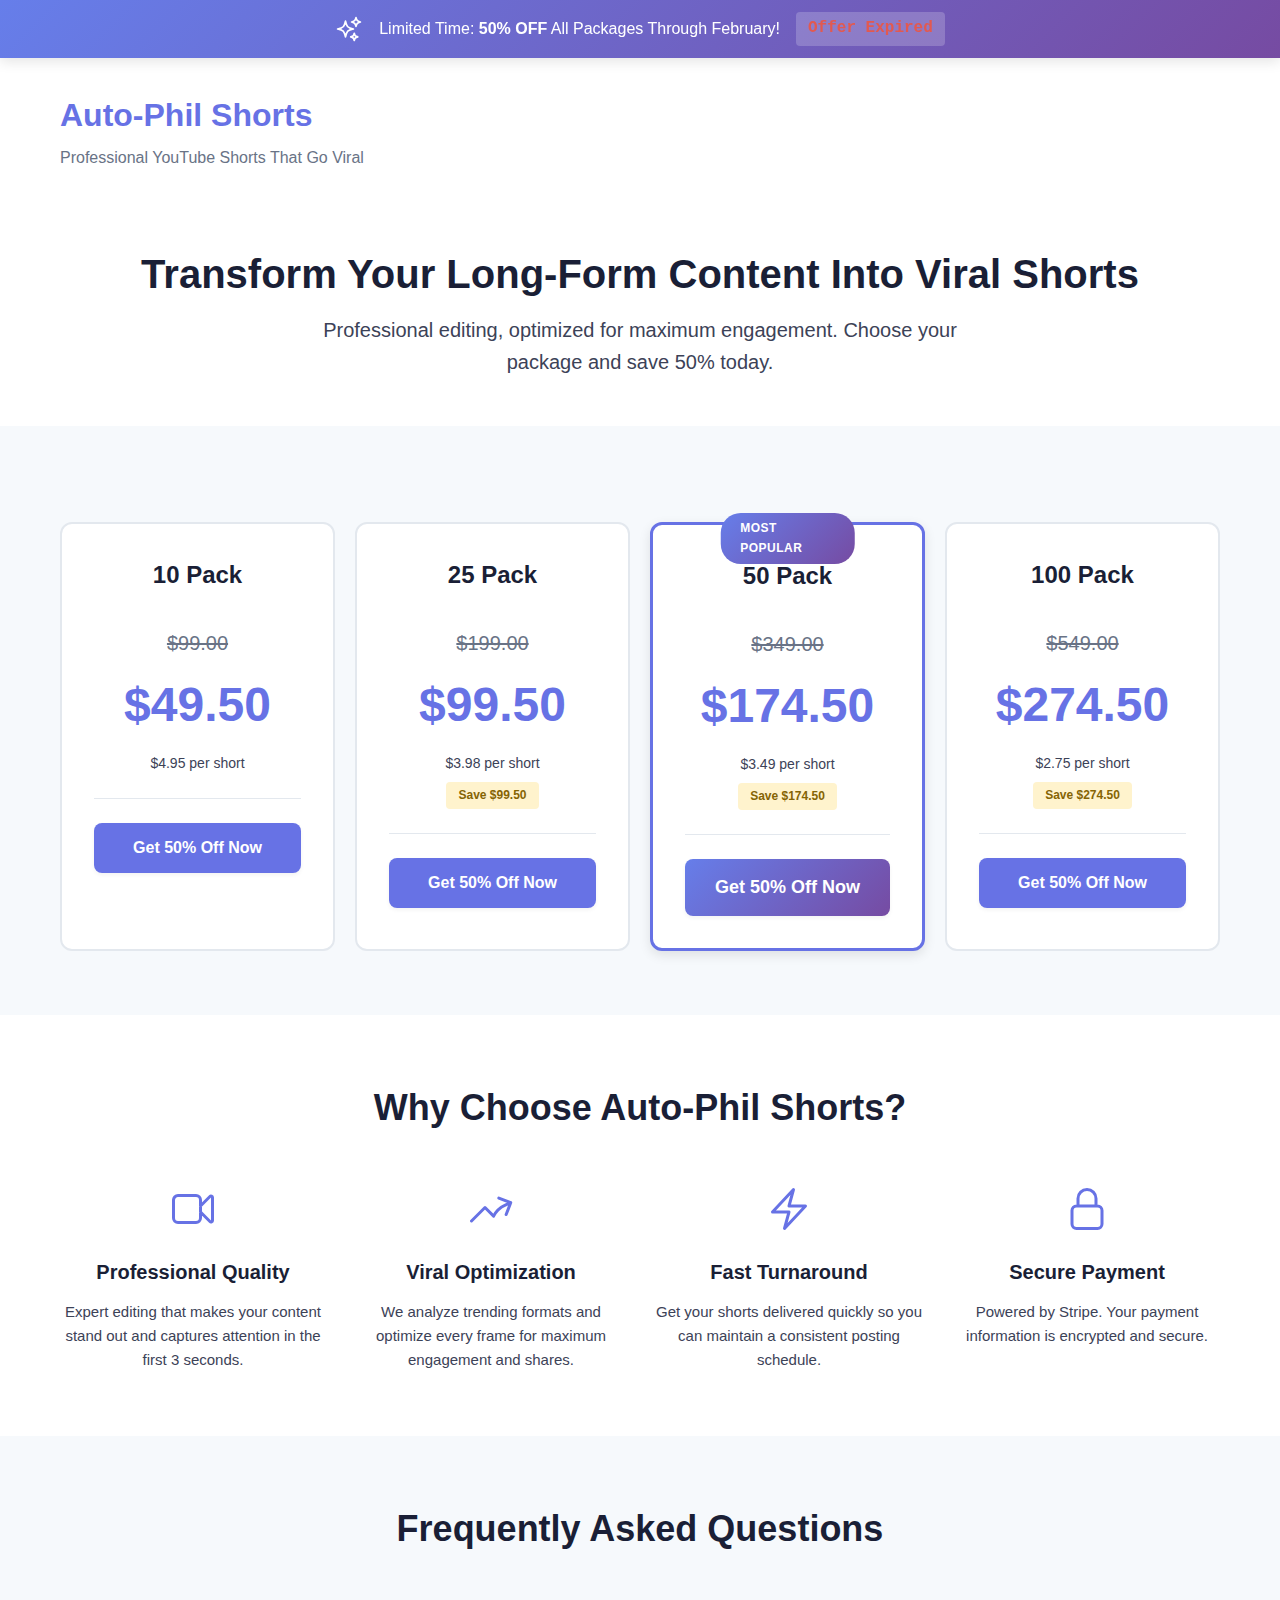
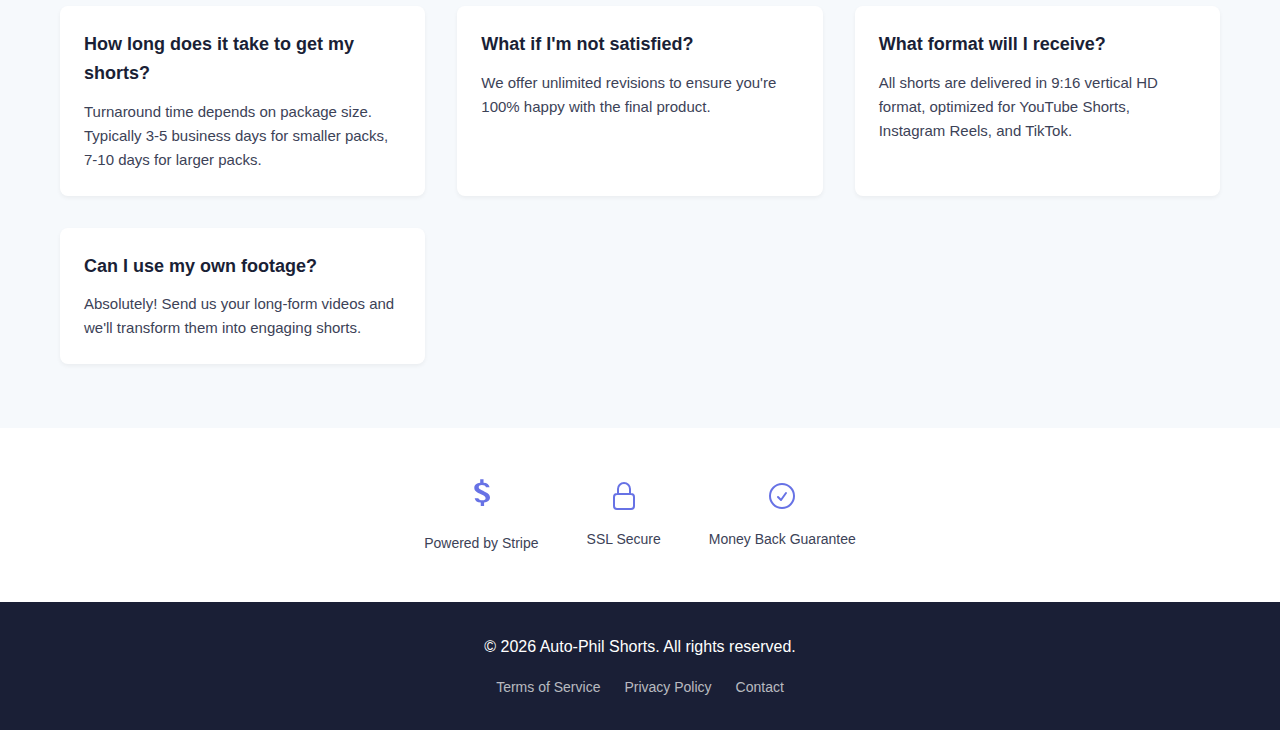
<file: payment/index.html>
<!DOCTYPE html>
<html lang="en">
<head>
    <meta charset="UTF-8">
    <meta name="viewport" content="width=device-width, initial-scale=1.0">
    <title>Auto-Phil Shorts - Pricing | 50% Off Limited Time</title>
    <meta name="description" content="Professional YouTube Shorts creation service. Get 50% off all packages through February 2026.">
    <link rel="stylesheet" href="styles.css">
    <script src="https://js.stripe.com/v3/"></script>
</head>
<body>
    <!-- Discount Banner -->
    <div class="discount-banner">
        <div class="container">
            <div class="banner-content">
                <svg class="banner-icon" xmlns="http://www.w3.org/2000/svg" fill="none" viewBox="0 0 24 24" stroke-width="1.5" stroke="currentColor">
                    <path stroke-linecap="round" stroke-linejoin="round" d="M9.813 15.904 9 18.75l-.813-2.846a4.5 4.5 0 0 0-3.09-3.09L2.25 12l2.846-.813a4.5 4.5 0 0 0 3.09-3.09L9 5.25l.813 2.846a4.5 4.5 0 0 0 3.09 3.09L15.75 12l-2.846.813a4.5 4.5 0 0 0-3.09 3.09ZM18.259 8.715 18 9.75l-.259-1.035a3.375 3.375 0 0 0-2.455-2.456L14.25 6l1.036-.259a3.375 3.375 0 0 0 2.455-2.456L18 2.25l.259 1.035a3.375 3.375 0 0 0 2.456 2.456L21.75 6l-1.035.259a3.375 3.375 0 0 0-2.456 2.456ZM16.894 20.567 16.5 21.75l-.394-1.183a2.25 2.25 0 0 0-1.423-1.423L13.5 18.75l1.183-.394a2.25 2.25 0 0 0 1.423-1.423l.394-1.183.394 1.183a2.25 2.25 0 0 0 1.423 1.423l1.183.394-1.183.394a2.25 2.25 0 0 0-1.423 1.423Z" />
                </svg>
                <span class="banner-text">Limited Time: <strong>50% OFF</strong> All Packages Through February!</span>
                <div class="countdown" id="countdown">
                    <span id="days">00</span>d 
                    <span id="hours">00</span>h 
                    <span id="minutes">00</span>m 
                    <span id="seconds">00</span>s
                </div>
            </div>
        </div>
    </div>

    <!-- Header -->
    <header class="header">
        <div class="container">
            <div class="logo">
                <h1>Auto-Phil Shorts</h1>
                <p class="tagline">Professional YouTube Shorts That Go Viral</p>
            </div>
        </div>
    </header>

    <!-- Hero Section -->
    <section class="hero">
        <div class="container">
            <h2 class="hero-title">Transform Your Long-Form Content Into Viral Shorts</h2>
            <p class="hero-subtitle">Professional editing, optimized for maximum engagement. Choose your package and save 50% today.</p>
        </div>
    </section>

    <!-- Pricing Cards -->
    <section class="pricing">
        <div class="container">
            <div class="pricing-grid">
                
                <!-- 10 Pack -->
                <div class="pricing-card">
                    <div class="card-header">
                        <h3 class="card-title">10 Pack</h3>
                    </div>
                    <div class="card-pricing">
                        <div class="price-original">$99.00</div>
                        <div class="price-current">$49.50</div>
                        <div class="price-per-unit">$4.95 per short</div>
                    </div>
                    <button class="cta-button" data-price-id="PRICE_ID_10_PACK" data-package="10 Pack">
                        Get 50% Off Now
                    </button>
                </div>

                <!-- 25 Pack -->
                <div class="pricing-card">
                    <div class="card-header">
                        <h3 class="card-title">25 Pack</h3>
                    </div>
                    <div class="card-pricing">
                        <div class="price-original">$199.00</div>
                        <div class="price-current">$99.50</div>
                        <div class="price-per-unit">$3.98 per short</div>
                        <div class="savings-badge">Save $99.50</div>
                    </div>
                    <button class="cta-button" data-price-id="PRICE_ID_25_PACK" data-package="25 Pack">
                        Get 50% Off Now
                    </button>
                </div>

                <!-- 50 Pack - MOST POPULAR -->
                <div class="pricing-card popular">
                    <div class="popular-badge">MOST POPULAR</div>
                    <div class="card-header">
                        <h3 class="card-title">50 Pack</h3>
                    </div>
                    <div class="card-pricing">
                        <div class="price-original">$349.00</div>
                        <div class="price-current">$174.50</div>
                        <div class="price-per-unit">$3.49 per short</div>
                        <div class="savings-badge">Save $174.50</div>
                    </div>
                    <button class="cta-button primary" data-price-id="PRICE_ID_50_PACK" data-package="50 Pack">
                        Get 50% Off Now
                    </button>
                </div>

                <!-- 100 Pack -->
                <div class="pricing-card">
                    <div class="card-header">
                        <h3 class="card-title">100 Pack</h3>
                    </div>
                    <div class="card-pricing">
                        <div class="price-original">$549.00</div>
                        <div class="price-current">$274.50</div>
                        <div class="price-per-unit">$2.75 per short</div>
                        <div class="savings-badge">Save $274.50</div>
                    </div>
                    <button class="cta-button" data-price-id="PRICE_ID_100_PACK" data-package="100 Pack">
                        Get 50% Off Now
                    </button>
                </div>

            </div>
        </div>
    </section>

    <!-- Features Section -->
    <section class="features">
        <div class="container">
            <h2 class="section-title">Why Choose Auto-Phil Shorts?</h2>
            <div class="features-grid">
                <div class="feature">
                    <svg class="feature-icon" xmlns="http://www.w3.org/2000/svg" fill="none" viewBox="0 0 24 24" stroke-width="1.5" stroke="currentColor">
                        <path stroke-linecap="round" stroke-linejoin="round" d="m15.75 10.5 4.72-4.72a.75.75 0 0 1 1.28.53v11.38a.75.75 0 0 1-1.28.53l-4.72-4.72M4.5 18.75h9a2.25 2.25 0 0 0 2.25-2.25v-9a2.25 2.25 0 0 0-2.25-2.25h-9A2.25 2.25 0 0 0 2.25 7.5v9a2.25 2.25 0 0 0 2.25 2.25Z" />
                    </svg>
                    <h3>Professional Quality</h3>
                    <p>Expert editing that makes your content stand out and captures attention in the first 3 seconds.</p>
                </div>
                <div class="feature">
                    <svg class="feature-icon" xmlns="http://www.w3.org/2000/svg" fill="none" viewBox="0 0 24 24" stroke-width="1.5" stroke="currentColor">
                        <path stroke-linecap="round" stroke-linejoin="round" d="M2.25 18 9 11.25l4.306 4.306a11.95 11.95 0 0 1 5.814-5.518l2.74-1.22m0 0-5.94-2.281m5.94 2.28-2.28 5.941" />
                    </svg>
                    <h3>Viral Optimization</h3>
                    <p>We analyze trending formats and optimize every frame for maximum engagement and shares.</p>
                </div>
                <div class="feature">
                    <svg class="feature-icon" xmlns="http://www.w3.org/2000/svg" fill="none" viewBox="0 0 24 24" stroke-width="1.5" stroke="currentColor">
                        <path stroke-linecap="round" stroke-linejoin="round" d="m3.75 13.5 10.5-11.25L12 10.5h8.25L9.75 21.75 12 13.5H3.75Z" />
                    </svg>
                    <h3>Fast Turnaround</h3>
                    <p>Get your shorts delivered quickly so you can maintain a consistent posting schedule.</p>
                </div>
                <div class="feature">
                    <svg class="feature-icon" xmlns="http://www.w3.org/2000/svg" fill="none" viewBox="0 0 24 24" stroke-width="1.5" stroke="currentColor">
                        <path stroke-linecap="round" stroke-linejoin="round" d="M16.5 10.5V6.75a4.5 4.5 0 1 0-9 0v3.75m-.75 11.25h10.5a2.25 2.25 0 0 0 2.25-2.25v-6.75a2.25 2.25 0 0 0-2.25-2.25H6.75a2.25 2.25 0 0 0-2.25 2.25v6.75a2.25 2.25 0 0 0 2.25 2.25Z" />
                    </svg>
                    <h3>Secure Payment</h3>
                    <p>Powered by Stripe. Your payment information is encrypted and secure.</p>
                </div>
            </div>
        </div>
    </section>

    <!-- FAQ Section -->
    <section class="faq">
        <div class="container">
            <h2 class="section-title">Frequently Asked Questions</h2>
            <div class="faq-grid">
                <div class="faq-item">
                    <h3>How long does it take to get my shorts?</h3>
                    <p>Turnaround time depends on package size. Typically 3-5 business days for smaller packs, 7-10 days for larger packs.</p>
                </div>
                <div class="faq-item">
                    <h3>What if I'm not satisfied?</h3>
                    <p>We offer unlimited revisions to ensure you're 100% happy with the final product.</p>
                </div>
                <div class="faq-item">
                    <h3>What format will I receive?</h3>
                    <p>All shorts are delivered in 9:16 vertical HD format, optimized for YouTube Shorts, Instagram Reels, and TikTok.</p>
                </div>
                <div class="faq-item">
                    <h3>Can I use my own footage?</h3>
                    <p>Absolutely! Send us your long-form videos and we'll transform them into engaging shorts.</p>
                </div>
            </div>
        </div>
    </section>

    <!-- Trust Badges -->
    <section class="trust">
        <div class="container">
            <div class="trust-badges">
                <div class="badge">
                    <img src="data:image/svg+xml,%3Csvg xmlns='http://www.w3.org/2000/svg' viewBox='0 0 24 24' fill='%236772e5'%3E%3Cpath d='M13.976 9.15c-2.172-.806-3.356-1.426-3.356-2.409 0-.831.683-1.305 1.901-1.305 1.352 0 2.227.554 2.474 1.305h2.16c-.279-1.527-1.537-2.66-3.634-2.66v-2.08h-2v2.08c-2.042.195-3.542 1.337-3.542 3.041 0 1.932 1.558 2.923 3.986 3.783 2.172.806 2.786 1.426 2.786 2.409 0 .831-.683 1.305-1.901 1.305-1.352 0-2.227-.554-2.474-1.305h-2.16c.279 1.527 1.537 2.66 3.634 2.66v2.08h2v-2.08c2.042-.195 3.542-1.337 3.542-3.041 0-1.932-1.558-2.923-3.986-3.783z'/%3E%3C/svg%3E" alt="Stripe" width="40">
                    <p>Powered by Stripe</p>
                </div>
                <div class="badge">
                    <svg class="badge-icon" xmlns="http://www.w3.org/2000/svg" fill="none" viewBox="0 0 24 24" stroke-width="1.5" stroke="currentColor">
                        <path stroke-linecap="round" stroke-linejoin="round" d="M16.5 10.5V6.75a4.5 4.5 0 1 0-9 0v3.75m-.75 11.25h10.5a2.25 2.25 0 0 0 2.25-2.25v-6.75a2.25 2.25 0 0 0-2.25-2.25H6.75a2.25 2.25 0 0 0-2.25 2.25v6.75a2.25 2.25 0 0 0 2.25 2.25Z" />
                    </svg>
                    <p>SSL Secure</p>
                </div>
                <div class="badge">
                    <svg class="badge-icon" xmlns="http://www.w3.org/2000/svg" fill="none" viewBox="0 0 24 24" stroke-width="1.5" stroke="currentColor">
                        <path stroke-linecap="round" stroke-linejoin="round" d="M9 12.75 11.25 15 15 9.75M21 12a9 9 0 1 1-18 0 9 9 0 0 1 18 0Z" />
                    </svg>
                    <p>Money Back Guarantee</p>
                </div>
            </div>
        </div>
    </section>

    <!-- Footer -->
    <footer class="footer">
        <div class="container">
            <p>&copy; 2026 Auto-Phil Shorts. All rights reserved.</p>
            <div class="footer-links">
                <a href="#terms">Terms of Service</a>
                <a href="#privacy">Privacy Policy</a>
                <a href="#contact">Contact</a>
            </div>
        </div>
    </footer>

    <script src="script.js"></script>
</body>
</html>
</file>
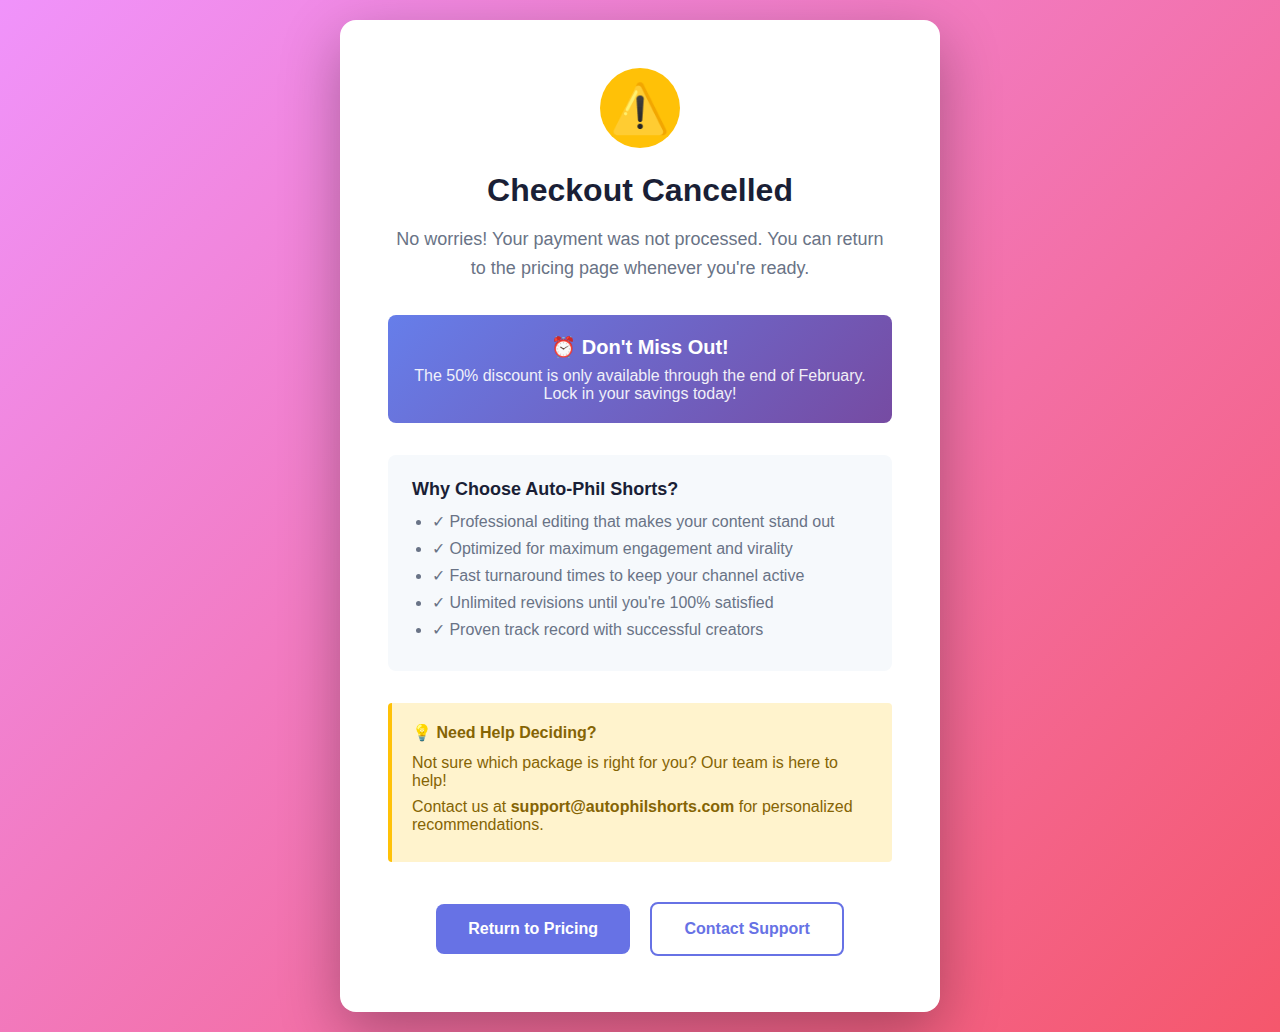
<file: payment/cancel.html>
<!DOCTYPE html>
<html lang="en">
<head>
    <meta charset="UTF-8">
    <meta name="viewport" content="width=device-width, initial-scale=1.0">
    <title>Checkout Cancelled - Auto-Phil Shorts</title>
    <style>
        * {
            margin: 0;
            padding: 0;
            box-sizing: border-box;
        }

        body {
            font-family: -apple-system, BlinkMacSystemFont, 'Segoe UI', Roboto, 'Helvetica Neue', Arial, sans-serif;
            background: linear-gradient(135deg, #f093fb 0%, #f5576c 100%);
            min-height: 100vh;
            display: flex;
            align-items: center;
            justify-content: center;
            padding: 20px;
        }

        .cancel-container {
            background: white;
            border-radius: 16px;
            padding: 48px;
            max-width: 600px;
            text-align: center;
            box-shadow: 0 20px 60px rgba(0, 0, 0, 0.3);
        }

        .cancel-icon {
            width: 80px;
            height: 80px;
            background: #ffc107;
            border-radius: 50%;
            display: flex;
            align-items: center;
            justify-content: center;
            margin: 0 auto 24px;
            font-size: 48px;
        }

        h1 {
            font-size: 32px;
            color: #1a1f36;
            margin-bottom: 16px;
        }

        .subtitle {
            font-size: 18px;
            color: #697386;
            margin-bottom: 32px;
            line-height: 1.6;
        }

        .info-box {
            background: #f6f9fc;
            border-radius: 8px;
            padding: 24px;
            margin-bottom: 32px;
            text-align: left;
        }

        .info-box h2 {
            font-size: 18px;
            color: #1a1f36;
            margin-bottom: 12px;
        }

        .info-box p {
            color: #697386;
            line-height: 1.6;
            margin-bottom: 12px;
        }

        .info-box ul {
            color: #697386;
            padding-left: 20px;
        }

        .info-box li {
            margin-bottom: 8px;
        }

        .reminder-box {
            background: #fff3cd;
            border-left: 4px solid #ffc107;
            padding: 20px;
            margin-bottom: 32px;
            text-align: left;
            border-radius: 4px;
        }

        .reminder-box h3 {
            color: #856404;
            font-size: 16px;
            margin-bottom: 12px;
        }

        .reminder-box p {
            color: #856404;
            margin-bottom: 8px;
        }

        .discount-highlight {
            background: linear-gradient(135deg, #667eea 0%, #764ba2 100%);
            color: white;
            padding: 20px;
            border-radius: 8px;
            margin-bottom: 32px;
        }

        .discount-highlight h3 {
            font-size: 20px;
            margin-bottom: 8px;
        }

        .discount-highlight p {
            font-size: 16px;
            opacity: 0.9;
        }

        .cta-button {
            display: inline-block;
            padding: 16px 32px;
            background: #6772e5;
            color: white;
            text-decoration: none;
            border-radius: 8px;
            font-weight: 600;
            font-size: 16px;
            transition: all 0.2s ease;
            margin: 8px;
        }

        .cta-button:hover {
            background: #5469d4;
            transform: translateY(-2px);
            box-shadow: 0 4px 12px rgba(103, 114, 229, 0.4);
        }

        .cta-button.secondary {
            background: white;
            color: #6772e5;
            border: 2px solid #6772e5;
        }

        .cta-button.secondary:hover {
            background: #f6f9fc;
        }

        @media (max-width: 600px) {
            .cancel-container {
                padding: 32px 24px;
            }

            h1 {
                font-size: 24px;
            }

            .subtitle {
                font-size: 16px;
            }

            .cta-button {
                display: block;
                margin: 8px 0;
            }
        }
    </style>
</head>
<body>
    <div class="cancel-container">
        <div class="cancel-icon">⚠️</div>

        <h1>Checkout Cancelled</h1>
        <p class="subtitle">
            No worries! Your payment was not processed. You can return to the pricing page whenever you're ready.
        </p>

        <div class="discount-highlight">
            <h3>⏰ Don't Miss Out!</h3>
            <p>The 50% discount is only available through the end of February. Lock in your savings today!</p>
        </div>

        <div class="info-box">
            <h2>Why Choose Auto-Phil Shorts?</h2>
            <ul>
                <li>✓ Professional editing that makes your content stand out</li>
                <li>✓ Optimized for maximum engagement and virality</li>
                <li>✓ Fast turnaround times to keep your channel active</li>
                <li>✓ Unlimited revisions until you're 100% satisfied</li>
                <li>✓ Proven track record with successful creators</li>
            </ul>
        </div>

        <div class="reminder-box">
            <h3>💡 Need Help Deciding?</h3>
            <p>Not sure which package is right for you? Our team is here to help!</p>
            <p>Contact us at <strong>support@autophilshorts.com</strong> for personalized recommendations.</p>
        </div>

        <div>
            <a href="index.html" class="cta-button">Return to Pricing</a>
            <a href="mailto:support@autophilshorts.com" class="cta-button secondary">Contact Support</a>
        </div>
    </div>

    <script>
        // Track cancellation event
        if (typeof gtag !== 'undefined') {
            gtag('event', 'checkout_cancelled', {
                event_category: 'ecommerce'
            });
        }

        if (typeof plausible !== 'undefined') {
            plausible('Checkout Cancelled');
        }
    </script>
</body>
</html>
</file>
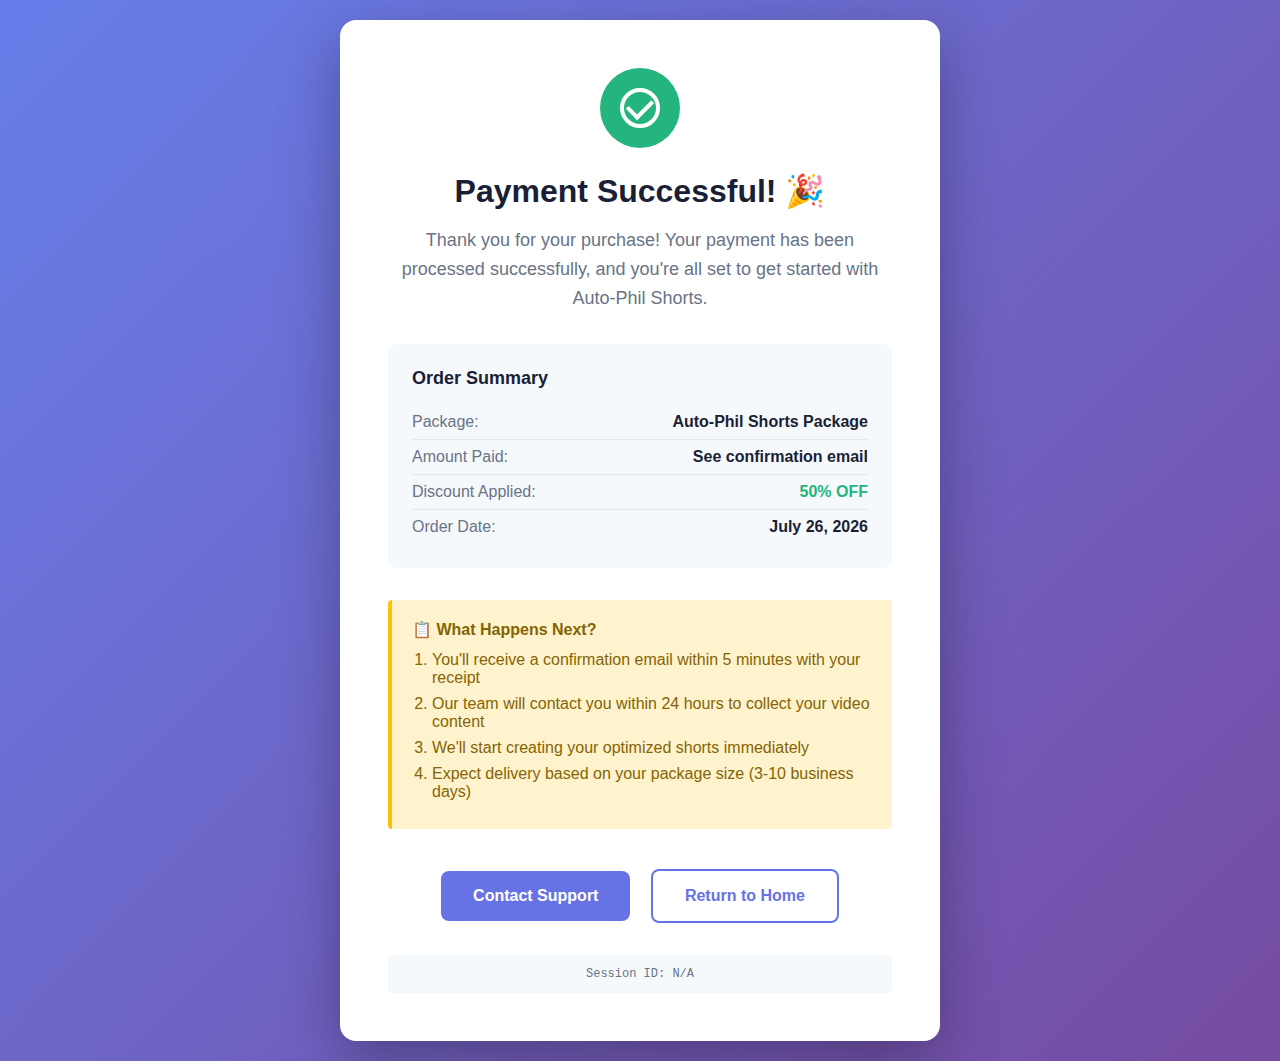
<file: payment/success.html>
<!DOCTYPE html>
<html lang="en">
<head>
    <meta charset="UTF-8">
    <meta name="viewport" content="width=device-width, initial-scale=1.0">
    <title>Payment Successful - Auto-Phil Shorts</title>
    <style>
        * {
            margin: 0;
            padding: 0;
            box-sizing: border-box;
        }

        body {
            font-family: -apple-system, BlinkMacSystemFont, 'Segoe UI', Roboto, 'Helvetica Neue', Arial, sans-serif;
            background: linear-gradient(135deg, #667eea 0%, #764ba2 100%);
            min-height: 100vh;
            display: flex;
            align-items: center;
            justify-content: center;
            padding: 20px;
        }

        .success-container {
            background: white;
            border-radius: 16px;
            padding: 48px;
            max-width: 600px;
            text-align: center;
            box-shadow: 0 20px 60px rgba(0, 0, 0, 0.3);
        }

        .success-icon {
            width: 80px;
            height: 80px;
            background: #24b47e;
            border-radius: 50%;
            display: flex;
            align-items: center;
            justify-content: center;
            margin: 0 auto 24px;
            animation: scaleIn 0.5s ease;
        }

        @keyframes scaleIn {
            0% { transform: scale(0); }
            50% { transform: scale(1.1); }
            100% { transform: scale(1); }
        }

        .checkmark {
            width: 40px;
            height: 40px;
            border: 4px solid white;
            border-radius: 50%;
            position: relative;
        }

        .checkmark::after {
            content: '';
            position: absolute;
            left: 8px;
            top: 2px;
            width: 12px;
            height: 20px;
            border: solid white;
            border-width: 0 4px 4px 0;
            transform: rotate(45deg);
        }

        h1 {
            font-size: 32px;
            color: #1a1f36;
            margin-bottom: 16px;
        }

        .subtitle {
            font-size: 18px;
            color: #697386;
            margin-bottom: 32px;
            line-height: 1.6;
        }

        .info-box {
            background: #f6f9fc;
            border-radius: 8px;
            padding: 24px;
            margin-bottom: 32px;
            text-align: left;
        }

        .info-box h2 {
            font-size: 18px;
            color: #1a1f36;
            margin-bottom: 16px;
        }

        .info-item {
            display: flex;
            justify-content: space-between;
            padding: 8px 0;
            border-bottom: 1px solid #e3e8ee;
        }

        .info-item:last-child {
            border-bottom: none;
        }

        .info-label {
            color: #697386;
            font-weight: 500;
        }

        .info-value {
            color: #1a1f36;
            font-weight: 600;
        }

        .next-steps {
            background: #fff3cd;
            border-left: 4px solid #ffc107;
            padding: 20px;
            margin-bottom: 32px;
            text-align: left;
            border-radius: 4px;
        }

        .next-steps h3 {
            color: #856404;
            font-size: 16px;
            margin-bottom: 12px;
        }

        .next-steps ol {
            color: #856404;
            padding-left: 20px;
        }

        .next-steps li {
            margin-bottom: 8px;
        }

        .cta-button {
            display: inline-block;
            padding: 16px 32px;
            background: #6772e5;
            color: white;
            text-decoration: none;
            border-radius: 8px;
            font-weight: 600;
            font-size: 16px;
            transition: all 0.2s ease;
            margin: 8px;
        }

        .cta-button:hover {
            background: #5469d4;
            transform: translateY(-2px);
            box-shadow: 0 4px 12px rgba(103, 114, 229, 0.4);
        }

        .cta-button.secondary {
            background: white;
            color: #6772e5;
            border: 2px solid #6772e5;
        }

        .cta-button.secondary:hover {
            background: #f6f9fc;
        }

        .session-id {
            font-family: 'Courier New', monospace;
            font-size: 12px;
            color: #697386;
            margin-top: 24px;
            padding: 12px;
            background: #f6f9fc;
            border-radius: 4px;
            word-break: break-all;
        }

        @media (max-width: 600px) {
            .success-container {
                padding: 32px 24px;
            }

            h1 {
                font-size: 24px;
            }

            .subtitle {
                font-size: 16px;
            }

            .cta-button {
                display: block;
                margin: 8px 0;
            }
        }
    </style>
</head>
<body>
    <div class="success-container">
        <div class="success-icon">
            <div class="checkmark"></div>
        </div>

        <h1>Payment Successful! 🎉</h1>
        <p class="subtitle">
            Thank you for your purchase! Your payment has been processed successfully, and you're all set to get started with Auto-Phil Shorts.
        </p>

        <div class="info-box">
            <h2>Order Summary</h2>
            <div class="info-item">
                <span class="info-label">Package:</span>
                <span class="info-value" id="package-name">Loading...</span>
            </div>
            <div class="info-item">
                <span class="info-label">Amount Paid:</span>
                <span class="info-value" id="amount-paid">Loading...</span>
            </div>
            <div class="info-item">
                <span class="info-label">Discount Applied:</span>
                <span class="info-value" style="color: #24b47e;">50% OFF</span>
            </div>
            <div class="info-item">
                <span class="info-label">Order Date:</span>
                <span class="info-value" id="order-date">Loading...</span>
            </div>
        </div>

        <div class="next-steps">
            <h3>📋 What Happens Next?</h3>
            <ol>
                <li>You'll receive a confirmation email within 5 minutes with your receipt</li>
                <li>Our team will contact you within 24 hours to collect your video content</li>
                <li>We'll start creating your optimized shorts immediately</li>
                <li>Expect delivery based on your package size (3-10 business days)</li>
            </ol>
        </div>

        <div>
            <a href="mailto:support@autophilshorts.com" class="cta-button">Contact Support</a>
            <a href="../index.html" class="cta-button secondary">Return to Home</a>
        </div>

        <div class="session-id">
            Session ID: <span id="session-id">N/A</span>
        </div>
    </div>

    <script>
        // Extract session ID from URL
        const urlParams = new URLSearchParams(window.location.search);
        const sessionId = urlParams.get('session_id');
        
        if (sessionId) {
            document.getElementById('session-id').textContent = sessionId;
        }

        // Set current date
        const now = new Date();
        document.getElementById('order-date').textContent = now.toLocaleDateString('en-US', {
            year: 'numeric',
            month: 'long',
            day: 'numeric'
        });

        // You can fetch actual order details from Stripe using the session_id
        // For now, we'll show placeholder text
        document.getElementById('package-name').textContent = 'Auto-Phil Shorts Package';
        document.getElementById('amount-paid').textContent = 'See confirmation email';

        // Optional: Track conversion event
        if (typeof gtag !== 'undefined') {
            gtag('event', 'purchase', {
                transaction_id: sessionId,
                value: 0,
                currency: 'USD'
            });
        }

        if (typeof plausible !== 'undefined') {
            plausible('Purchase');
        }
    </script>
</body>
</html>
</file>
<file: payment/styles.css>
/* Reset & Base Styles */
* {
    margin: 0;
    padding: 0;
    box-sizing: border-box;
}

:root {
    --primary-color: #6772e5;
    --primary-dark: #5469d4;
    --success-color: #24b47e;
    --danger-color: #e25950;
    --text-dark: #1a1f36;
    --text-medium: #3c4257;
    --text-light: #697386;
    --bg-light: #f6f9fc;
    --bg-white: #ffffff;
    --border-color: #e3e8ee;
    --shadow-sm: 0 2px 4px rgba(0, 0, 0, 0.05);
    --shadow-md: 0 4px 12px rgba(0, 0, 0, 0.1);
    --shadow-lg: 0 8px 24px rgba(0, 0, 0, 0.15);
    --radius-sm: 4px;
    --radius-md: 8px;
    --radius-lg: 12px;
}

body {
    font-family: -apple-system, BlinkMacSystemFont, 'Segoe UI', Roboto, 'Helvetica Neue', Arial, sans-serif;
    color: var(--text-dark);
    background-color: var(--bg-light);
    line-height: 1.6;
    -webkit-font-smoothing: antialiased;
}

.container {
    max-width: 1200px;
    margin: 0 auto;
    padding: 0 20px;
}

/* Discount Banner */
.discount-banner {
    background: linear-gradient(135deg, #667eea 0%, #764ba2 100%);
    color: white;
    padding: 12px 0;
    position: sticky;
    top: 0;
    z-index: 100;
    box-shadow: var(--shadow-md);
}

.banner-content {
    display: flex;
    align-items: center;
    justify-content: center;
    gap: 16px;
    flex-wrap: wrap;
}

.banner-icon {
    width: 28px;
    height: 28px;
    animation: pulse 2s infinite;
}

@keyframes pulse {
    0%, 100% { transform: scale(1); }
    50% { transform: scale(1.1); }
}

.banner-text {
    font-size: 16px;
    font-weight: 500;
}

.countdown {
    display: flex;
    gap: 8px;
    font-family: 'Courier New', monospace;
    font-weight: bold;
    font-size: 16px;
    background: rgba(255, 255, 255, 0.2);
    padding: 4px 12px;
    border-radius: var(--radius-sm);
}

.countdown span {
    min-width: 24px;
    text-align: center;
}

/* Header */
.header {
    background: var(--bg-white);
    padding: 32px 0;
    box-shadow: var(--shadow-sm);
}

.logo h1 {
    font-size: 32px;
    font-weight: 700;
    color: var(--primary-color);
    margin-bottom: 4px;
}

.tagline {
    color: var(--text-light);
    font-size: 16px;
}

/* Hero Section */
.hero {
    background: var(--bg-white);
    padding: 48px 0;
    text-align: center;
}

.hero-title {
    font-size: 40px;
    font-weight: 700;
    color: var(--text-dark);
    margin-bottom: 16px;
    line-height: 1.2;
}

.hero-subtitle {
    font-size: 20px;
    color: var(--text-medium);
    max-width: 700px;
    margin: 0 auto;
}

/* Pricing Section */
.pricing {
    padding: 64px 0;
}

.pricing-grid {
    display: grid;
    grid-template-columns: repeat(4, 1fr);
    gap: 20px;
    margin-top: 32px;
    max-width: 1400px;
    margin-left: auto;
    margin-right: auto;
}

.pricing-card {
    background: var(--bg-white);
    border: 2px solid var(--border-color);
    border-radius: var(--radius-lg);
    padding: 32px;
    position: relative;
    transition: all 0.3s ease;
    display: flex;
    flex-direction: column;
}

.pricing-card:hover {
    transform: translateY(-4px);
    box-shadow: var(--shadow-lg);
    border-color: var(--primary-color);
}

.pricing-card.popular {
    border-color: var(--primary-color);
    border-width: 3px;
    box-shadow: var(--shadow-md);
}

.popular-badge {
    position: absolute;
    top: -12px;
    left: 50%;
    transform: translateX(-50%);
    background: linear-gradient(135deg, #667eea 0%, #764ba2 100%);
    color: white;
    padding: 6px 20px;
    border-radius: 20px;
    font-size: 12px;
    font-weight: 700;
    letter-spacing: 0.5px;
}

.card-header {
    text-align: center;
    margin-bottom: 24px;
}

.card-title {
    font-size: 24px;
    font-weight: 700;
    color: var(--text-dark);
    margin-bottom: 8px;
}

.card-subtitle {
    font-size: 14px;
    color: var(--text-light);
}

.card-pricing {
    text-align: center;
    margin-bottom: 24px;
    padding-bottom: 24px;
    border-bottom: 1px solid var(--border-color);
}

.price-original {
    font-size: 20px;
    color: var(--text-light);
    text-decoration: line-through;
    margin-bottom: 8px;
}

.price-current {
    font-size: 48px;
    font-weight: 700;
    color: var(--primary-color);
    margin-bottom: 8px;
}

.price-per-unit {
    font-size: 14px;
    color: var(--text-medium);
    font-weight: 500;
}

.savings-badge {
    display: inline-block;
    background: #fff3cd;
    color: #856404;
    padding: 4px 12px;
    border-radius: var(--radius-sm);
    font-size: 12px;
    font-weight: 600;
    margin-top: 8px;
}

.card-features {
    flex-grow: 1;
    margin-bottom: 24px;
}

.card-features ul {
    list-style: none;
}

.card-features li {
    padding: 8px 0;
    color: var(--text-medium);
    font-size: 15px;
}

.cta-button {
    width: 100%;
    padding: 16px 24px;
    font-size: 16px;
    font-weight: 600;
    color: white;
    background: var(--primary-color);
    border: none;
    border-radius: var(--radius-md);
    cursor: pointer;
    transition: all 0.2s ease;
    box-shadow: var(--shadow-sm);
}

.cta-button:hover {
    background: var(--primary-dark);
    transform: translateY(-2px);
    box-shadow: var(--shadow-md);
}

.cta-button:active {
    transform: translateY(0);
}

.cta-button.primary {
    background: linear-gradient(135deg, #667eea 0%, #764ba2 100%);
    font-size: 18px;
    padding: 18px 24px;
}

.cta-button.primary:hover {
    background: linear-gradient(135deg, #5568d3 0%, #653a8b 100%);
}

/* Features Section */
.features {
    background: var(--bg-white);
    padding: 64px 0;
}

.section-title {
    font-size: 36px;
    font-weight: 700;
    text-align: center;
    margin-bottom: 48px;
    color: var(--text-dark);
}

.features-grid {
    display: grid;
    grid-template-columns: repeat(auto-fit, minmax(250px, 1fr));
    gap: 32px;
}

.feature {
    text-align: center;
}

.feature-icon {
    width: 48px;
    height: 48px;
    margin: 0 auto 16px;
    color: var(--primary-color);
    stroke-width: 1.5;
}

.feature h3 {
    font-size: 20px;
    font-weight: 600;
    margin-bottom: 12px;
    color: var(--text-dark);
}

.feature p {
    color: var(--text-medium);
    font-size: 15px;
    line-height: 1.6;
}

/* FAQ Section */
.faq {
    padding: 64px 0;
}

.faq-grid {
    display: grid;
    grid-template-columns: repeat(auto-fit, minmax(300px, 1fr));
    gap: 32px;
    margin-top: 32px;
}

.faq-item {
    background: var(--bg-white);
    padding: 24px;
    border-radius: var(--radius-md);
    box-shadow: var(--shadow-sm);
}

.faq-item h3 {
    font-size: 18px;
    font-weight: 600;
    margin-bottom: 12px;
    color: var(--text-dark);
}

.faq-item p {
    color: var(--text-medium);
    font-size: 15px;
    line-height: 1.6;
}

/* Trust Badges */
.trust {
    background: var(--bg-white);
    padding: 48px 0;
}

.trust-badges {
    display: flex;
    justify-content: center;
    align-items: center;
    gap: 48px;
    flex-wrap: wrap;
}

.badge {
    text-align: center;
}

.badge img {
    margin-bottom: 8px;
}

.badge-icon {
    width: 32px;
    height: 32px;
    margin: 0 auto 8px;
    color: var(--primary-color);
}

.badge p {
    font-size: 14px;
    color: var(--text-medium);
    font-weight: 500;
}

/* Footer */
.footer {
    background: var(--text-dark);
    color: white;
    padding: 32px 0;
    text-align: center;
}

.footer-links {
    margin-top: 16px;
    display: flex;
    justify-content: center;
    gap: 24px;
    flex-wrap: wrap;
}

.footer-links a {
    color: rgba(255, 255, 255, 0.7);
    text-decoration: none;
    font-size: 14px;
    transition: color 0.2s ease;
}

.footer-links a:hover {
    color: white;
}

/* Responsive Design */
@media (max-width: 768px) {
    .hero-title {
        font-size: 32px;
    }

    .hero-subtitle {
        font-size: 18px;
    }

    .pricing-grid {
        grid-template-columns: 1fr;
    }

    .banner-content {
        font-size: 14px;
    }

    .countdown {
        font-size: 14px;
    }

    .section-title {
        font-size: 28px;
    }

    .price-current {
        font-size: 40px;
    }
}

@media (max-width: 480px) {
    .hero-title {
        font-size: 28px;
    }

    .hero-subtitle {
        font-size: 16px;
    }

    .logo h1 {
        font-size: 24px;
    }

    .pricing-card {
        padding: 24px;
    }

    .price-current {
        font-size: 36px;
    }
}

/* Loading State */
.cta-button:disabled {
    opacity: 0.6;
    cursor: not-allowed;
}

.cta-button.loading::after {
    content: "...";
    animation: dots 1.5s infinite;
}

@keyframes dots {
    0%, 20% { content: "."; }
    40% { content: ".."; }
    60%, 100% { content: "..."; }
}
</file>
